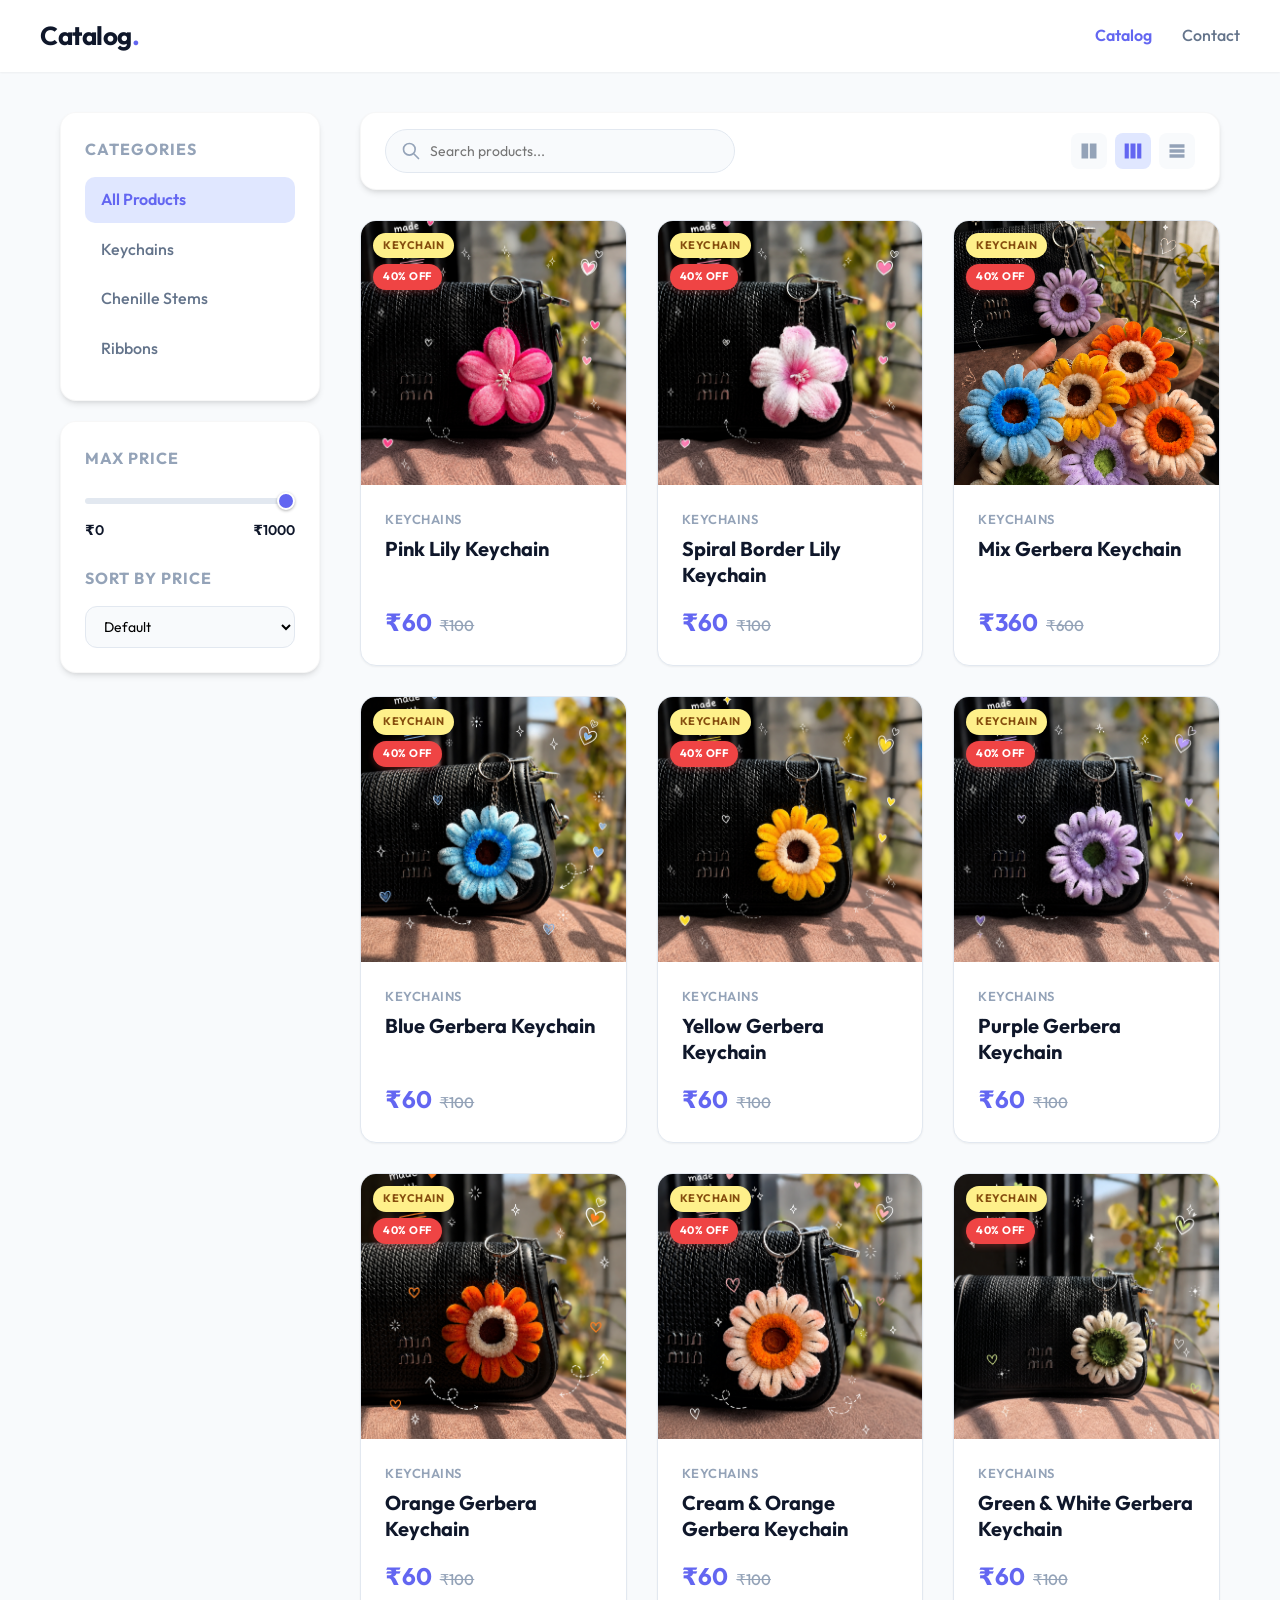
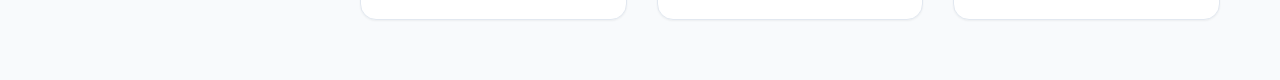
<file: index.html>
<!DOCTYPE html>
<html lang="en">
<head>
    <meta charset="UTF-8">
    <meta name="viewport" content="width=device-width, initial-scale=1.0">
    <title>SC Product Catalog</title>
    <meta name="description" content="Explore our premium SC Product Catalog. Browse our collection of beautiful, high-quality products perfect for gifts and bulk orders.">
    
    <!-- Open Graph / Social Media Sharing Tags -->
    <meta property="og:title" content="SC Product Catalog">
    <meta property="og:description" content="Explore our premium SC Product Catalog. Browse our collection of beautiful, high-quality products perfect for gifts and bulk orders.">
    <meta property="og:type" content="website">
    <meta property="og:image" content="https://ck0xdev.github.io/ProductCatalog/image/pink_lily.png">
    
    <link href="https://fonts.googleapis.com/css2?family=Outfit:wght@300;400;500;600;700&display=swap" rel="stylesheet">
    <link rel="stylesheet" href="css/style.css">
</head>
<body>

    <header>
        <div class="logo">Catalog<span style="color: var(--accent)">.</span></div>
        <div class="nav-links">
            <a href="index.html" class="active-nav">Catalog</a>
            <a href="contact.html">Contact</a>
        </div>
    </header>

    <div class="container main-layout">
        
        <!-- Mobile Overlay -->
        <div class="mobile-overlay" id="mobile-overlay" onclick="toggleFilters()"></div>

        <!-- Sidebar Filters -->
        <aside class="sidebar" id="sidebar">
            <div class="sidebar-header mobile-only">
                <h3>Filters</h3>
                <button class="btn-icon" onclick="toggleFilters()">
                    <svg width="24" height="24" fill="none" stroke="currentColor" viewBox="0 0 24 24"><path stroke-linecap="round" stroke-linejoin="round" stroke-width="2" d="M6 18L18 6M6 6l12 12"></path></svg>
                </button>
            </div>
            
            <div class="filter-section card">
                <h3>Categories</h3>
                <ul id="category-list">
                    <li><a class="active-cat" data-category="All">All Products</a></li>
                    <li><a data-category="Keychains">Keychains</a></li>
                    <li><a data-category="Chenille Stems">Chenille Stems</a></li>
                    <li><a data-category="Ribbons">Ribbons</a></li>
                </ul>
            </div>
            
            <div class="filter-section card" style="margin-top: 20px;">
                <h3>Max Price</h3>
                <div class="price-slider-container">
                    <input type="range" id="price-slider" min="0" max="1000" step="10" value="1000" class="slider">
                    <div class="price-labels">
                        <span>₹0</span>
                        <span id="price-value">₹1000</span>
                    </div>
                </div>

                <h3 style="margin-top: 24px;">Sort By Price</h3>
                <select id="price-sort" class="form-control" style="padding: 10px 14px; font-size: 14px; cursor: pointer;">
                    <option value="default">Default</option>
                    <option value="low-high">Price: Low to High</option>
                    <option value="high-low">Price: High to Low</option>
                </select>
            </div>
        </aside>

        <!-- Main Content -->
        <main class="content-area">
            
            <!-- Top Filter Bar -->
            <div class="top-filter-bar card">
                <div class="search-wrap">
                    <svg class="search-icon" fill="none" stroke="currentColor" viewBox="0 0 24 24"><path stroke-linecap="round" stroke-linejoin="round" stroke-width="2" d="M21 21l-6-6m2-5a7 7 0 11-14 0 7 7 0 0114 0z"></path></svg>
                    <input type="text" id="search-input" placeholder="Search products...">
                </div>
                
                <div class="layout-controls">
                    <button class="btn btn-outline mobile-filter-btn" onclick="toggleFilters()">
                        <svg width="18" height="18" fill="none" stroke="currentColor" viewBox="0 0 24 24"><path stroke-linecap="round" stroke-linejoin="round" stroke-width="2" d="M3 4a1 1 0 011-1h16a1 1 0 011 1v2.586a1 1 0 01-.293.707l-6.414 6.414a1 1 0 00-.293.707V17l-4 4v-6.586a1 1 0 00-.293-.707L3.293 7.293A1 1 0 013 6.586V4z"></path></svg>
                        Filters
                    </button>
                    <div style="display: flex; gap: 8px;">
                        <button class="btn-icon" onclick="setLayout('grid-1')" title="1 Column" id="btn-grid-1">
                            <svg width="20" height="20" fill="currentColor" viewBox="0 0 24 24"><path d="M4 4h16v16H4V4zm2 2v12h12V6H6z"/></svg>
                        </button>
                        <button class="btn-icon" onclick="setLayout('grid-2')" title="2 Columns" id="btn-grid-2">
                            <svg width="20" height="20" fill="currentColor" viewBox="0 0 24 24"><path d="M3 3h8v18H3V3zm10 0h8v18h-8V3z"/></svg>
                        </button>
                        <button class="btn-icon active-layout" onclick="setLayout('grid-3')" title="3 Columns" id="btn-grid-3">
                            <svg width="20" height="20" fill="currentColor" viewBox="0 0 24 24"><path d="M2 3h5v18H2V3zm7 0h6v18H9V3zm8 0h5v18h-5V3z"/></svg>
                        </button>
                        <button class="btn-icon" onclick="setLayout('list')" title="List View" id="btn-list">
                            <svg width="20" height="20" fill="currentColor" viewBox="0 0 24 24"><path d="M3 4h18v4H3V4zm0 6h18v4H3v-4zm0 6h18v4H3v-4z"/></svg>
                        </button>
                    </div>
                </div>
            </div>

            <!-- Product Grid -->
            <div class="product-grid" id="product-container">
                <!-- Products will be injected here by JS -->
            </div>
            
            <!-- Empty State -->
            <div id="empty-state" class="hidden empty-state-container">
                <svg width="64" height="64" fill="var(--border-color)" viewBox="0 0 24 24"><path d="M12 2C6.48 2 2 6.48 2 12s4.48 10 10 10 10-4.48 10-10S17.52 2 12 2zm1 15h-2v-2h2v2zm0-4h-2V7h2v6z"/></svg>
                <p>No products found matching your filters.</p>
                <button class="btn btn-primary" onclick="resetFilters()" style="margin-top: 15px;">Clear Filters</button>
            </div>

        </main>
    </div>

    <!-- Scripts -->
    <script src="js/products.js?v=3"></script>
    <script src="js/script.js?v=3"></script>
</body>
</html>
</file>
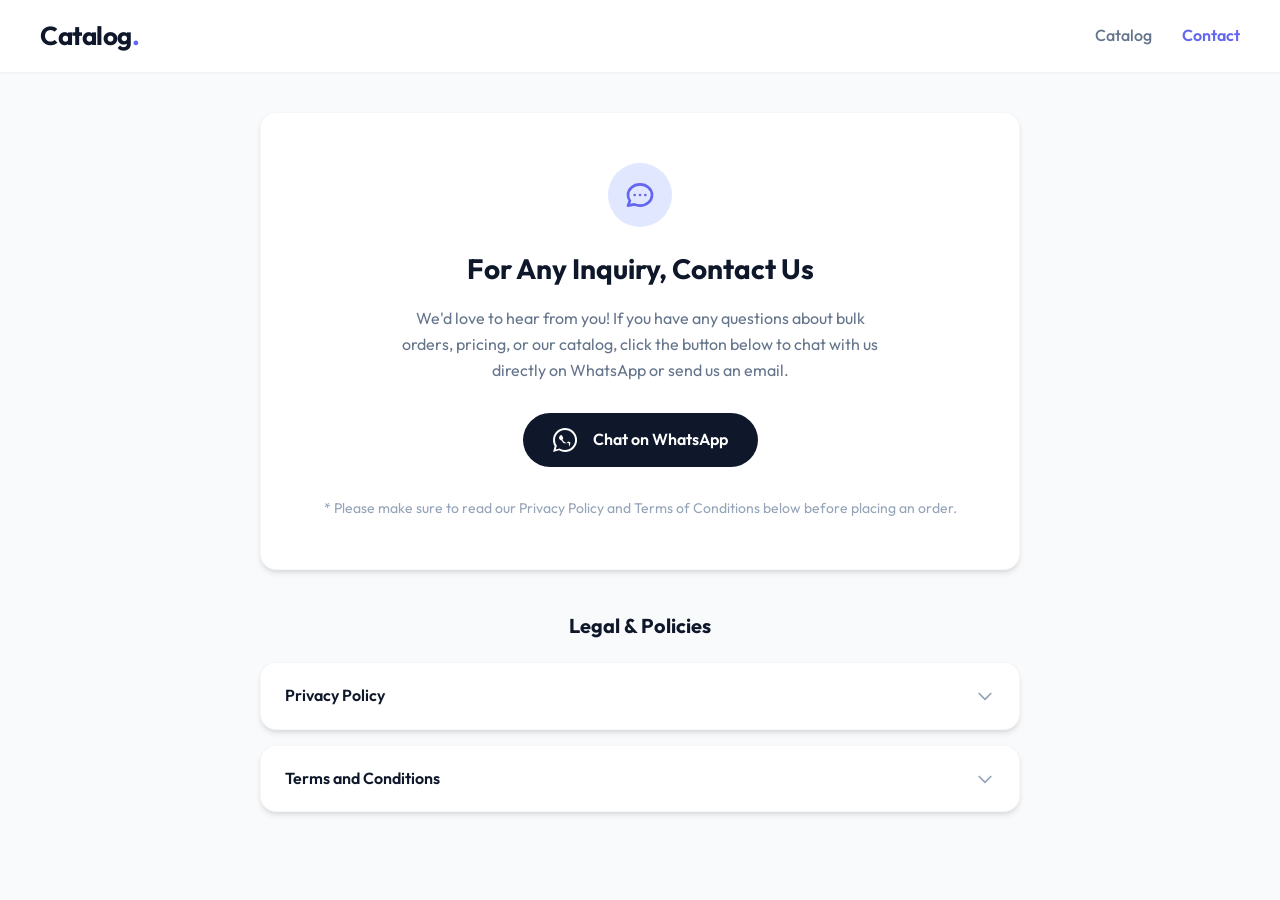
<file: contact.html>
<!DOCTYPE html>
<html lang="en">
<head>
    <meta charset="UTF-8">
    <meta name="viewport" content="width=device-width, initial-scale=1.0">
    <title>Contact Us - SC Product Catalog</title>
    <meta name="description" content="Contact us for inquiries, bulk orders, and support for the SC Product Catalog. Reach out directly via WhatsApp or email.">
    
    <!-- Open Graph / Social Media Sharing Tags -->
    <meta property="og:title" content="Contact Us - SC Product Catalog">
    <meta property="og:description" content="Contact us for inquiries, bulk orders, and support for the SC Product Catalog. Reach out directly via WhatsApp or email.">
    <meta property="og:type" content="website">
    <meta property="og:image" content="https://ck0xdev.github.io/ProductCatalog/image/pink_lily.png">
    
    <link href="https://fonts.googleapis.com/css2?family=Outfit:wght@300;400;500;600;700&display=swap" rel="stylesheet">
    <link rel="stylesheet" href="css/style.css">
</head>
<body>

    <header>
        <div class="logo">Catalog<span style="color: var(--accent)">.</span></div>
        <div class="nav-links">
            <a href="index.html">Catalog</a>
            <a href="contact.html" class="active-nav">Contact</a>
        </div>
    </header>

    <div class="container main-layout" style="display: flex; flex-direction: column; align-items: center; max-width: 800px; margin: 40px auto; gap: 40px;">
        
        <!-- Contact Card -->
        <div class="card" style="width: 100%; text-align: center; padding: 50px 30px;">
            <div style="width: 64px; height: 64px; background: var(--accent-light); color: var(--accent); border-radius: 50%; display: flex; justify-content: center; align-items: center; margin: 0 auto 20px;">
                <svg width="32" height="32" fill="none" stroke="currentColor" viewBox="0 0 24 24"><path stroke-linecap="round" stroke-linejoin="round" stroke-width="2" d="M8 12h.01M12 12h.01M16 12h.01M21 12c0 4.418-4.03 8-9 8a9.863 9.863 0 01-4.255-.949L3 20l1.395-3.72C3.512 15.042 3 13.574 3 12c0-4.418 4.03-8 9-8s9 3.582 9 8z"></path></svg>
            </div>
            <h2 style="font-size: 28px; margin-bottom: 15px; color: var(--text-primary);">For Any Inquiry, Contact Us</h2>
            <p style="color: var(--text-secondary); margin-bottom: 30px; max-width: 500px; margin-left: auto; margin-right: auto; line-height: 1.6;">We'd love to hear from you! If you have any questions about bulk orders, pricing, or our catalog, click the button below to chat with us directly on WhatsApp or send us an email.</p>
            
            <div style="display: flex; gap: 15px; justify-content: center; flex-wrap: wrap;">
                <a href="#" id="wa-link" target="_blank" class="btn btn-whatsapp" style="display: inline-flex; padding: 14px 30px; font-size: 16px; border-radius: 30px;">
                    <svg width="24" height="24" fill="currentColor" viewBox="0 0 24 24" style="margin-right: 8px;"><path d="M12.031 0C5.385 0 0 5.385 0 12.031c0 2.146.561 4.24 1.63 6.096L.103 23.896l5.928-1.554a11.96 11.96 0 0 0 5.998 1.602h.005c6.645 0 12.03-5.386 12.03-12.03S18.675 0 12.03 0zm0 22.016a9.98 9.98 0 0 1-5.086-1.385l-.364-.216-3.784.992.99-3.69-.237-.376a9.982 9.982 0 0 1-1.547-5.31C1.996 6.46 6.463 1.996 12.03 1.996c5.567 0 10.035 4.464 10.035 10.034s-4.468 10.032-10.034 10.032zm5.503-7.534c-.302-.151-1.785-.88-2.062-.982-.277-.101-.479-.151-.68.151s-.781.982-.958 1.183c-.177.202-.353.227-.655.076-1.516-.763-2.613-1.424-3.633-3.176-.226-.388.225-.365.659-1.233.101-.202.051-.378-.025-.53-.076-.151-.68-1.638-.932-2.243-.245-.59-.495-.51-.68-.519-.177-.008-.379-.008-.58-.008s-.529.076-.806.378c-.277.303-1.058 1.035-1.058 2.524 0 1.49.176 1.084 2.928 2.93 1.233 3.328 3.35 2.146 5.86 2.01 4.19.008.277.101.454.277.177.177.604.655.604 1.31s-.008 1.184-.008 1.184.177.58.454.806.403.227c1.134.505 1.134.505 1.134.505s.58-.05.782-.252c.202-.202.882-1.058 1.059-1.411.176-.353.176-.655.126-.706-.051-.051-.177-.076-.48-.227z"/></svg>
                    Chat on WhatsApp
                </a>
            </div>
            
            <p style="margin-top: 30px; font-size: 14px; color: var(--text-muted);">* Please make sure to read our Privacy Policy and Terms of Conditions below before placing an order.</p>
        </div>

        <!-- Policies Section -->
        <div style="width: 100%;">
            <h3 style="font-size: 20px; margin-bottom: 20px; color: var(--text-primary); text-align: center;">Legal & Policies</h3>
            
            <details class="policy-accordion card" style="margin-bottom: 15px; padding: 0;">
                <summary style="padding: 20px 24px; font-weight: 600; cursor: pointer; font-size: 16px; display: flex; align-items: center; justify-content: space-between;">
                    Privacy Policy
                    <svg width="20" height="20" fill="none" stroke="currentColor" viewBox="0 0 24 24" class="accordion-icon"><path stroke-linecap="round" stroke-linejoin="round" stroke-width="2" d="M19 9l-7 7-7-7"></path></svg>
                </summary>
                <div style="padding: 0 24px 24px; color: var(--text-secondary); line-height: 1.7; border-top: 1px solid var(--border-color); margin-top: 5px; padding-top: 20px;">
                    <p>This Privacy Policy describes how your personal information is collected, used, and protected when you place an order with us.</p>
                    <h4 style="margin-top: 15px; color: var(--text-primary);">Information We Collect</h4>
                    <p>When you contact us via WhatsApp or Email to place an order, we collect essential information required to fulfill your request, including your name, shipping address, and phone number.</p>
                    <h4 style="margin-top: 15px; color: var(--text-primary);">How We Use Your Information</h4>
                    <p>Your information is used strictly for processing your payments, arranging delivery, and communicating with you regarding your order status. We respect your privacy and will never sell or share your personal information with unauthorized third parties.</p>
                </div>
            </details>

            <details class="policy-accordion card" style="padding: 0;">
                <summary style="padding: 20px 24px; font-weight: 600; cursor: pointer; font-size: 16px; display: flex; align-items: center; justify-content: space-between;">
                    Terms and Conditions
                    <svg width="20" height="20" fill="none" stroke="currentColor" viewBox="0 0 24 24" class="accordion-icon"><path stroke-linecap="round" stroke-linejoin="round" stroke-width="2" d="M19 9l-7 7-7-7"></path></svg>
                </summary>
                <div style="padding: 0 24px 24px; color: var(--text-secondary); line-height: 1.7; border-top: 1px solid var(--border-color); margin-top: 5px; padding-top: 20px;">
                    <p>By placing an order with us, you agree to the following terms and conditions:</p>
                    
                    <h4 style="margin-top: 25px; color: var(--text-primary);">1. Payments & Order Confirmation</h4>
                    <p style="margin-top: 10px;">To successfully confirm your order, an advance payment is strictly required. Customers must pay <strong>100% in advance, or at least an 80% advance deposit</strong>. Orders will not be processed until this payment is received.</p>
                    
                    <h4 style="margin-top: 25px; color: var(--text-primary);">2. Shipping & Delivery</h4>
                    <p style="margin-top: 10px;">We pride ourselves on fast fulfillment! Once your order is confirmed and the advance payment is verified, you can expect the delivery of your items within <strong>1 to 2 days</strong>.</p>
                    
                    <h4 style="margin-top: 25px; color: var(--text-primary);">3. Returns & Refunds Policy</h4>
                    <p style="margin-top: 10px;">Due to the nature of our products, all sales are final. <strong>Products are strictly non-returnable.</strong></p>
                    <p style="margin-top: 15px;"><strong>Exception for Defective Items:</strong> If a product arrives broken, damaged, or defective from our side, we will gladly process a return and issue a refund.</p>
                    <p style="margin-top: 15px;"><span style="color: #ef4444; font-weight: 600;">CRITICAL REQUIREMENT:</span> To be eligible for this defect refund, you <strong>must submit an unboxing video proof</strong>. The video must clearly show the sealed package being opened for the first time and immediately display the defect on the product. Without this continuous unboxing video proof, no return or refund claims will be accepted under any circumstances.</p>
                </div>
            </details>
        </div>
    </div>

    <script>
        // Obfuscated contact links to prevent spam bots
        document.addEventListener('DOMContentLoaded', () => {
            const waBtn = document.getElementById('wa-link');
            if (waBtn) {
                waBtn.addEventListener('click', (e) => {
                    e.preventDefault();
                    // Base64 for 918238042474
                    const num = atob('OTE4MjM4MDQyNDc0');
                    window.open('https://wa.me/' + num, '_blank');
                });
            }
            const emailBtn = document.getElementById('email-link');
            if (emailBtn) {
                emailBtn.addEventListener('click', (e) => {
                    e.preventDefault();
                    // Base64 for kukadiyachintan026@gmail.com
                    const em = atob('a3VrYWRpeWFjaGludGFuMDI2QGdtYWlsLmNvbQ==');
                    window.location.href = 'mailto:' + em;
                });
            }
        });
    </script>
</body>
</html>
</file>
<file: css/style.css>
/* --- CSS Variables & Reset --- */
@import url('https://fonts.googleapis.com/css2?family=Outfit:wght@300;400;500;600;700&display=swap');

:root {
    --bg-body: #f8fafc;
    --bg-card: #ffffff;
    --text-primary: #0f172a;
    --text-secondary: #64748b;
    --text-muted: #94a3b8;
    --border-color: #e2e8f0;
    --accent: #6366f1;
    --accent-hover: #4f46e5;
    --accent-light: #e0e7ff;
    --badge-bg: #fef08a;
    --badge-text: #854d0e;
    --whatsapp: #25D366;
    --whatsapp-hover: #128C7E;
    --shadow-sm: 0 1px 2px 0 rgba(0, 0, 0, 0.05);
    --shadow-md: 0 4px 6px -1px rgba(0, 0, 0, 0.1), 0 2px 4px -1px rgba(0, 0, 0, 0.06);
    --shadow-lg: 0 10px 15px -3px rgba(0, 0, 0, 0.1), 0 4px 6px -2px rgba(0, 0, 0, 0.05);
}

* { box-sizing: border-box; margin: 0; padding: 0; font-family: 'Outfit', system-ui, sans-serif; }
body { background-color: var(--bg-body); color: var(--text-primary); line-height: 1.6; }
a { text-decoration: none; color: inherit; }

/* --- Utility Classes --- */
.container { max-width: 1200px; margin: 0 auto; padding: 0 20px; }
.hidden { display: none !important; }

/* --- Header & Nav --- */
header { background: var(--bg-card); padding: 15px 40px; display: flex; justify-content: space-between; align-items: center; position: sticky; top: 0; z-index: 100; box-shadow: var(--shadow-sm); }
.logo { font-size: 26px; font-weight: 700; letter-spacing: -0.5px; }
.nav-links { display: flex; gap: 30px; align-items: center; }
.nav-links a { font-weight: 500; color: var(--text-secondary); transition: color 0.2s; }
.nav-links a:hover { color: var(--accent); }
.nav-links a.active-nav { color: var(--accent); font-weight: 600; }

.btn-whatsapp { display: flex; align-items: center; gap: 8px; background-color: var(--whatsapp); color: white !important; padding: 8px 16px; border-radius: 20px; font-weight: 600 !important; transition: background 0.2s; }
.btn-whatsapp:hover { background-color: var(--whatsapp-hover); color: white; }

/* --- Forms & Buttons --- */
.btn { display: inline-flex; justify-content: center; align-items: center; background-color: var(--text-primary); color: white; border: none; padding: 12px 24px; border-radius: 12px; font-size: 15px; font-weight: 600; cursor: pointer; transition: all 0.2s ease; }
.btn:hover { background-color: #000; transform: translateY(-1px); box-shadow: var(--shadow-md); }
.btn-primary { background-color: var(--accent); }
.btn-primary:hover { background-color: var(--accent-hover); }
.btn-small { padding: 8px 16px; font-size: 14px; }
.btn-outline { background: transparent; border: 1.5px solid var(--border-color); color: var(--text-primary); }
.btn-outline:hover { background: var(--bg-body); border-color: var(--accent); color: var(--accent); }
.mobile-filter-btn { display: none; align-items: center; gap: 6px; padding: 8px 16px; border-radius: 20px; font-weight: 600; }

.form-group { margin-bottom: 20px; }
.form-group label { display: block; font-size: 14px; font-weight: 600; margin-bottom: 8px; color: var(--text-primary); }
.form-control { width: 100%; padding: 12px 16px; border: 1.5px solid var(--border-color); border-radius: 12px; font-size: 15px; transition: border-color 0.2s; background: var(--bg-body); }
.form-control:focus { outline: none; border-color: var(--accent); background: white; }

/* --- Layouts --- */
.main-layout { display: flex; gap: 40px; margin-top: 40px; margin-bottom: 60px; align-items: flex-start; }
.sidebar { width: 260px; flex-shrink: 0; position: sticky; top: 100px; }
.content-area { flex-grow: 1; }

.card { background: var(--bg-card); border-radius: 16px; padding: 24px; box-shadow: var(--shadow-md); border: 1px solid rgba(0,0,0,0.03); }

/* --- Details & Accordions --- */
details > summary { list-style: none; }
details > summary::-webkit-details-marker { display: none; }
details[open] .accordion-icon { transform: rotate(180deg); }
.accordion-icon { transition: transform 0.3s ease; color: var(--text-muted); }

/* --- Sidebar Specific --- */
.sidebar-header { display: flex; justify-content: space-between; align-items: center; margin-bottom: 20px; }
.sidebar-header h3 { font-size: 20px; margin: 0; color: var(--text-primary); }
.mobile-only { display: none; }
.mobile-overlay { display: none; position: fixed; top: 0; left: 0; width: 100%; height: 100%; background: rgba(0,0,0,0.5); z-index: 999; opacity: 0; transition: opacity 0.3s ease; }
.mobile-overlay.show { display: block; opacity: 1; }

.filter-section h3 { font-size: 16px; text-transform: uppercase; letter-spacing: 1px; color: var(--text-muted); margin-bottom: 15px; }
.filter-section ul { list-style: none; }
.filter-section ul li { margin-bottom: 4px; }
.filter-section ul li a { display: block; padding: 10px 16px; border-radius: 10px; color: var(--text-secondary); font-weight: 500; cursor: pointer; transition: all 0.2s; }
.filter-section ul li a:hover { background-color: var(--bg-body); color: var(--text-primary); }
.filter-section ul li a.active-cat { background-color: var(--accent-light); color: var(--accent); font-weight: 600; }

.price-slider-container { margin-top: 10px; }
.slider { width: 100%; appearance: none; height: 6px; background: var(--border-color); border-radius: 3px; outline: none; margin-bottom: 15px; }
.slider::-webkit-slider-thumb { appearance: none; width: 18px; height: 18px; border-radius: 50%; background: var(--accent); cursor: pointer; border: 2px solid white; box-shadow: 0 1px 3px rgba(0,0,0,0.3); transition: transform 0.1s; }
.slider::-webkit-slider-thumb:hover { transform: scale(1.1); }
.price-labels { display: flex; justify-content: space-between; font-size: 14px; font-weight: 600; color: var(--text-primary); }

/* --- Top Filter Bar --- */
.top-filter-bar { display: flex; justify-content: space-between; align-items: center; padding: 16px 24px; margin-bottom: 30px; }
.search-wrap { position: relative; width: 100%; max-width: 350px; }
.search-icon { position: absolute; left: 16px; top: 50%; transform: translateY(-50%); width: 20px; height: 20px; color: var(--text-muted); }
.search-wrap input { width: 100%; padding: 12px 16px 12px 44px; border: 1.5px solid var(--border-color); border-radius: 24px; background: var(--bg-body); font-size: 14px; transition: all 0.2s ease; }
.search-wrap input:focus { background: white; border-color: var(--accent); outline: none; box-shadow: 0 0 0 3px var(--accent-light); }

.layout-controls { display: flex; gap: 8px; }
.btn-icon { background: var(--bg-body); border: none; color: var(--text-muted); cursor: pointer; padding: 8px; border-radius: 8px; transition: all 0.2s; display: flex; align-items: center; justify-content: center; }
.btn-icon:hover { background: var(--border-color); color: var(--text-primary); }
.btn-icon.active-layout { background: var(--accent-light); color: var(--accent); }
#btn-grid-1 { display: none; }

/* --- Product Grid & Cards --- */
.product-grid { display: grid; grid-template-columns: repeat(3, 1fr); gap: 30px; transition: all 0.3s ease; }
.product-grid.layout-grid-2 { grid-template-columns: repeat(2, 1fr); }

.product-card { background: var(--bg-card); border-radius: 16px; overflow: hidden; position: relative; box-shadow: var(--shadow-sm); border: 1px solid var(--border-color); transition: transform 0.3s ease, box-shadow 0.3s ease; cursor: pointer; display: flex; flex-direction: column; }
.product-card:hover { transform: translateY(-5px); box-shadow: var(--shadow-lg); }

.badges-wrap { position: absolute; top: 12px; left: 12px; display: flex; flex-direction: column; gap: 6px; align-items: flex-start; z-index: 10; }
.product-badge { background: var(--badge-bg); color: var(--badge-text); font-size: 11px; font-weight: 700; text-transform: uppercase; padding: 4px 10px; border-radius: 20px; letter-spacing: 0.5px; box-shadow: 0 2px 4px rgba(0,0,0,0.1); }
.discount-badge { background: #ef4444; color: white; font-size: 11px; font-weight: 700; text-transform: uppercase; padding: 4px 10px; border-radius: 20px; letter-spacing: 0.5px; box-shadow: 0 2px 6px rgba(239,68,68,0.3); }

.product-img-wrapper { position: relative; width: 100%; padding-top: 100%; overflow: hidden; background: #f1f5f9; }
.product-img-wrapper img { position: absolute; top: 0; left: 0; width: 100%; height: 100%; object-fit: cover; transition: transform 0.5s ease; }
.product-card:hover .product-img-wrapper img { transform: scale(1.05); }

.product-info { padding: 24px; display: flex; flex-direction: column; flex-grow: 1; }
.product-info .cat-label { font-size: 13px; color: var(--text-muted); text-transform: uppercase; font-weight: 600; letter-spacing: 0.5px; margin-bottom: 6px; display: block; }
.product-info h4 { font-size: 20px; margin-bottom: 15px; color: var(--text-primary); line-height: 1.3; }
.card-footer { display: flex; justify-content: space-between; align-items: center; margin-top: auto; }
.card-footer .price-wrap { display: flex; align-items: baseline; gap: 8px; }
.card-footer .price { font-size: 24px; font-weight: 700; color: var(--accent); }
.card-footer .original-price { font-size: 15px; color: var(--text-muted); text-decoration: line-through; font-weight: 500; }


/* List Layout Modifiers */
.product-grid.layout-list { grid-template-columns: 1fr; }
.product-grid.layout-list .product-card { flex-direction: row; padding: 0; align-items: stretch; }
.product-grid.layout-list .product-img-wrapper { width: 220px; padding-top: 0; height: auto; flex-shrink: 0; border-radius: 0; border-right: 1px solid var(--border-color); }
.product-grid.layout-list .badges-wrap { position: static; flex-direction: row; margin: 10px 0 15px 0; align-items: center; }
.product-grid.layout-list .product-info { padding: 24px; justify-content: center; }
.product-grid.layout-list .product-info h4 { margin-bottom: 0; }

/* --- Empty State --- */
.empty-state-container { text-align: center; padding: 60px 20px; background: var(--bg-card); border-radius: 16px; border: 1px dashed var(--border-color); grid-column: 1 / -1; }
.empty-state-container p { font-size: 18px; color: var(--text-secondary); margin-top: 15px; }

/* --- Responsive --- */
@media (max-width: 1024px) {
    .product-grid { grid-template-columns: repeat(2, 1fr); gap: 20px; }
    .product-grid.layout-grid-2 { grid-template-columns: repeat(2, 1fr); }
}
@media (max-width: 992px) {
    .main-layout { flex-direction: column; align-items: stretch; }
    .content-area { width: 100%; }
    .sidebar { position: fixed; top: 0; left: -100%; width: 280px; height: 100vh; background: var(--bg-body); z-index: 1000; padding: 20px; overflow-y: auto; transition: left 0.3s ease; box-shadow: 4px 0 15px rgba(0,0,0,0.1); margin: 0; }
    .sidebar.show-mobile { left: 0; }
    .mobile-only { display: flex; }
    .mobile-filter-btn { display: flex; }
    
    .top-filter-bar { flex-direction: column; gap: 15px; align-items: stretch; padding: 15px; }
    .search-wrap { max-width: 100%; width: 100%; }
    .layout-controls { width: 100%; justify-content: space-between; margin-top: 5px; }
}
@media (max-width: 768px) {
    .contact-wrapper { flex-direction: column; }
    .contact-info { padding: 30px; }
    .contact-form-panel { padding: 30px; }
}
@media (max-width: 600px) {
    .product-grid { grid-template-columns: repeat(2, 1fr); gap: 15px; }
    .product-grid.layout-grid-2 { grid-template-columns: repeat(2, 1fr); gap: 15px; }
    
    .product-grid.layout-grid-1 { grid-template-columns: 1fr; gap: 20px; }
    .product-grid.layout-grid-1 .product-img-wrapper { padding-top: 0; height: 260px; }
    .product-grid.layout-grid-1 .product-info { align-items: center; text-align: center; }
    .product-grid.layout-grid-1 .card-footer { justify-content: center; width: 100%; }
    
    .product-grid.layout-list { grid-template-columns: 1fr; }
    .product-grid.layout-list .product-card { flex-direction: row; align-items: stretch; }
    .product-grid.layout-list .product-img-wrapper { width: 130px; height: auto; padding: 0; flex-shrink: 0; border-right: 1px solid var(--border-color); }
    .product-grid.layout-list .product-info { padding: 16px; flex-grow: 1; text-align: left; justify-content: center; }
    #btn-grid-3 { display: none; }
    #btn-grid-1 { display: flex; }
}
</file>
